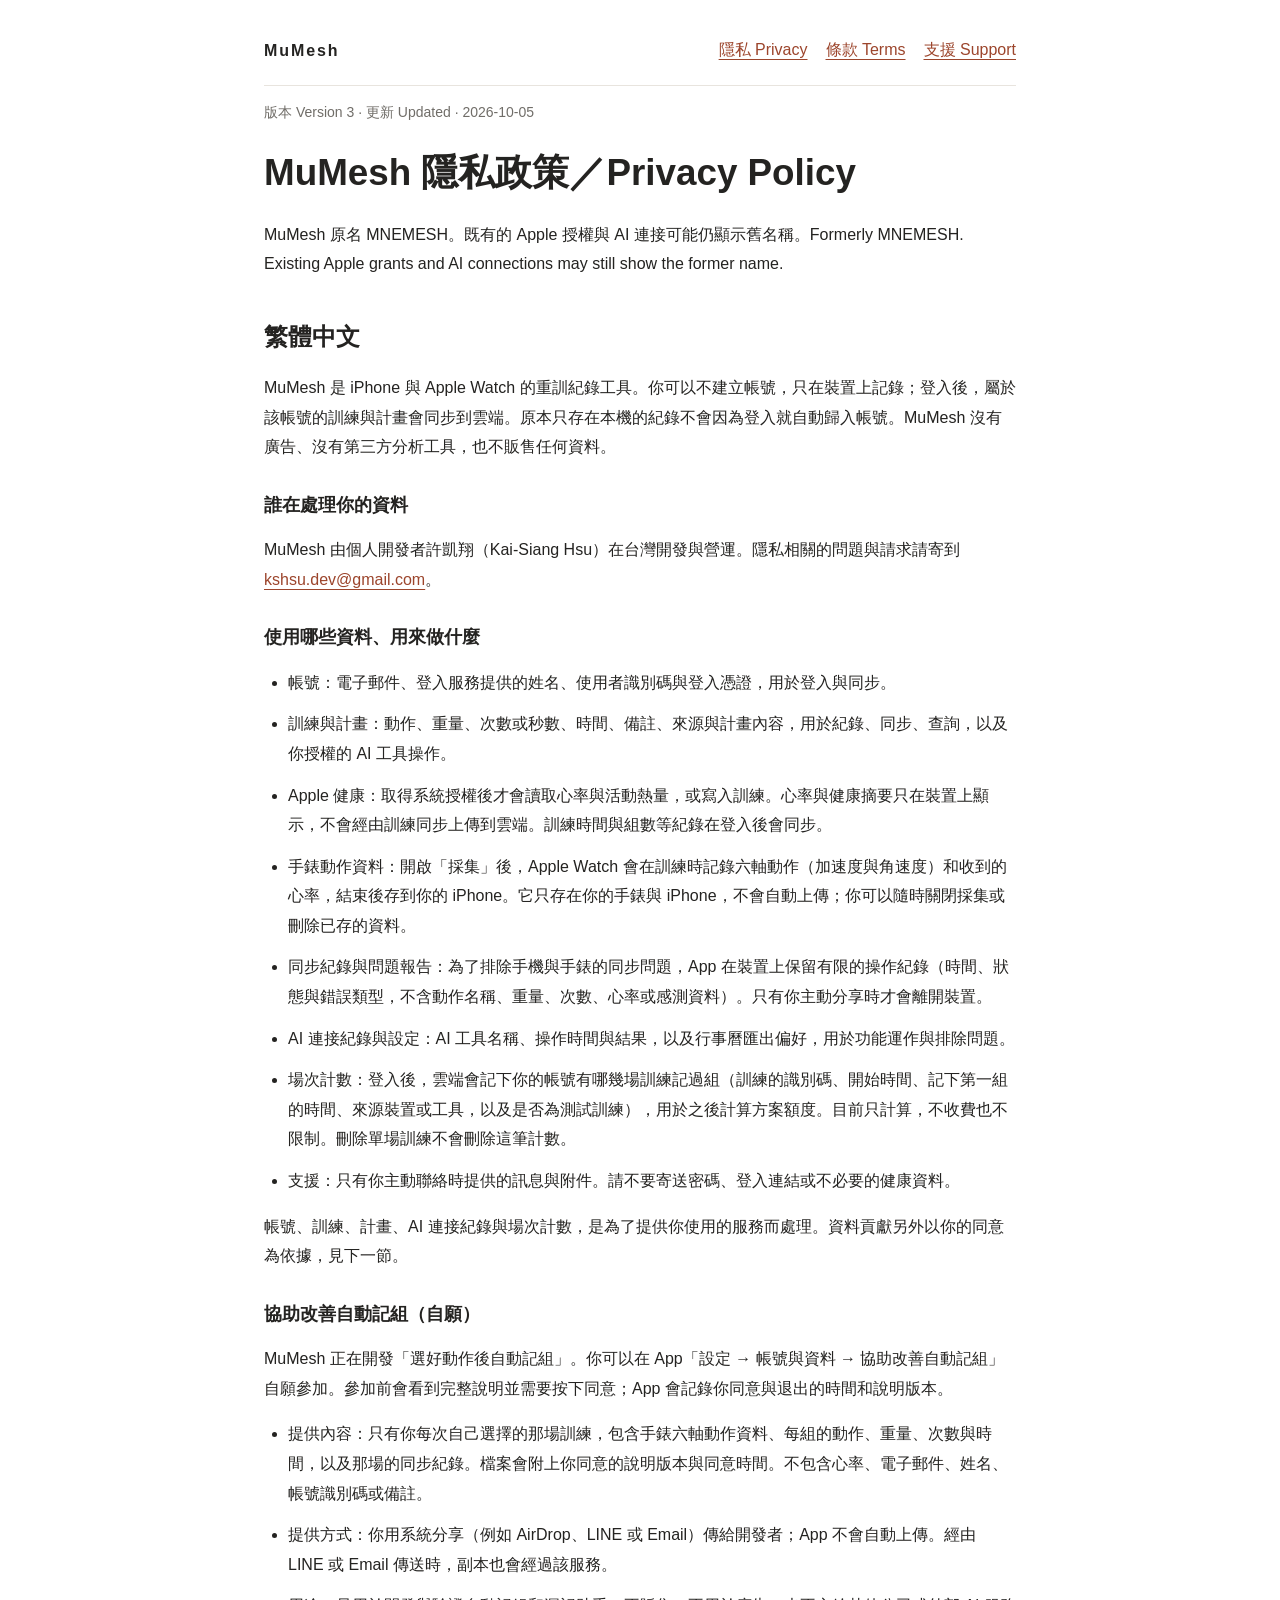
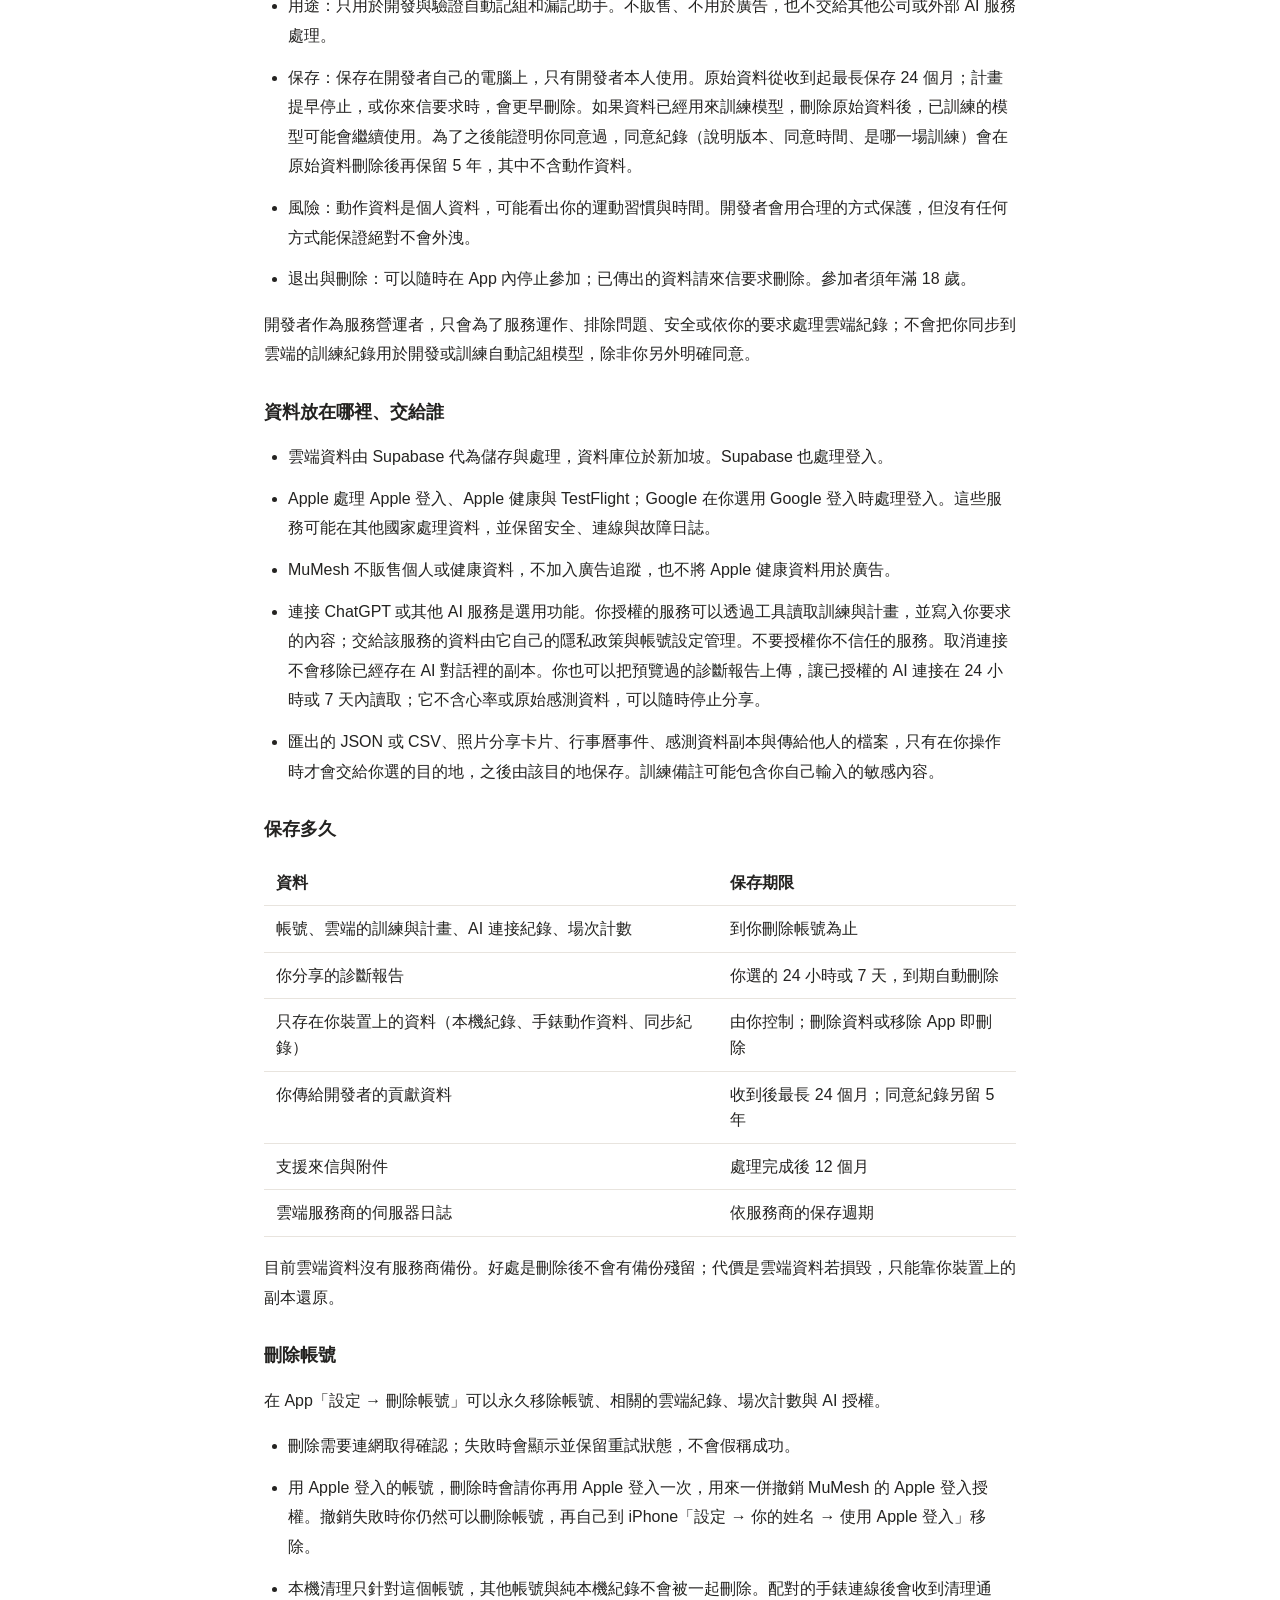
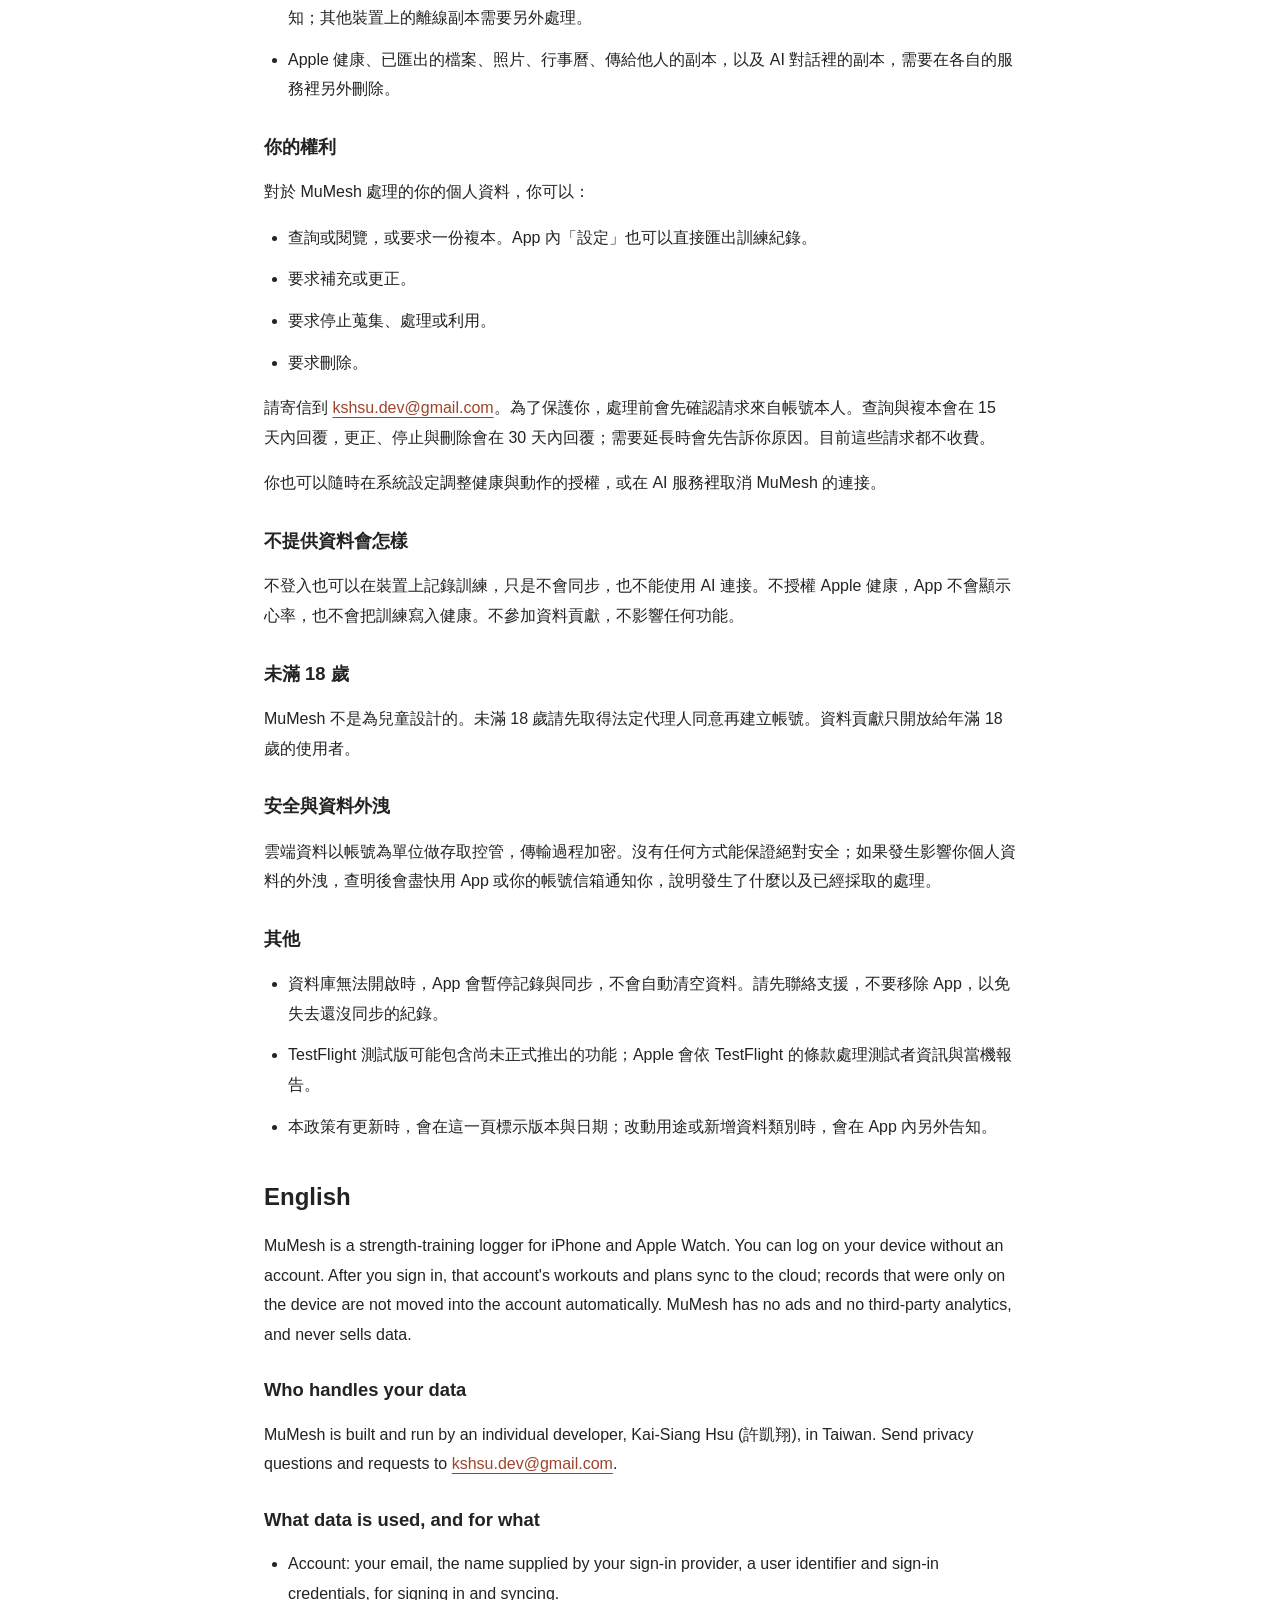
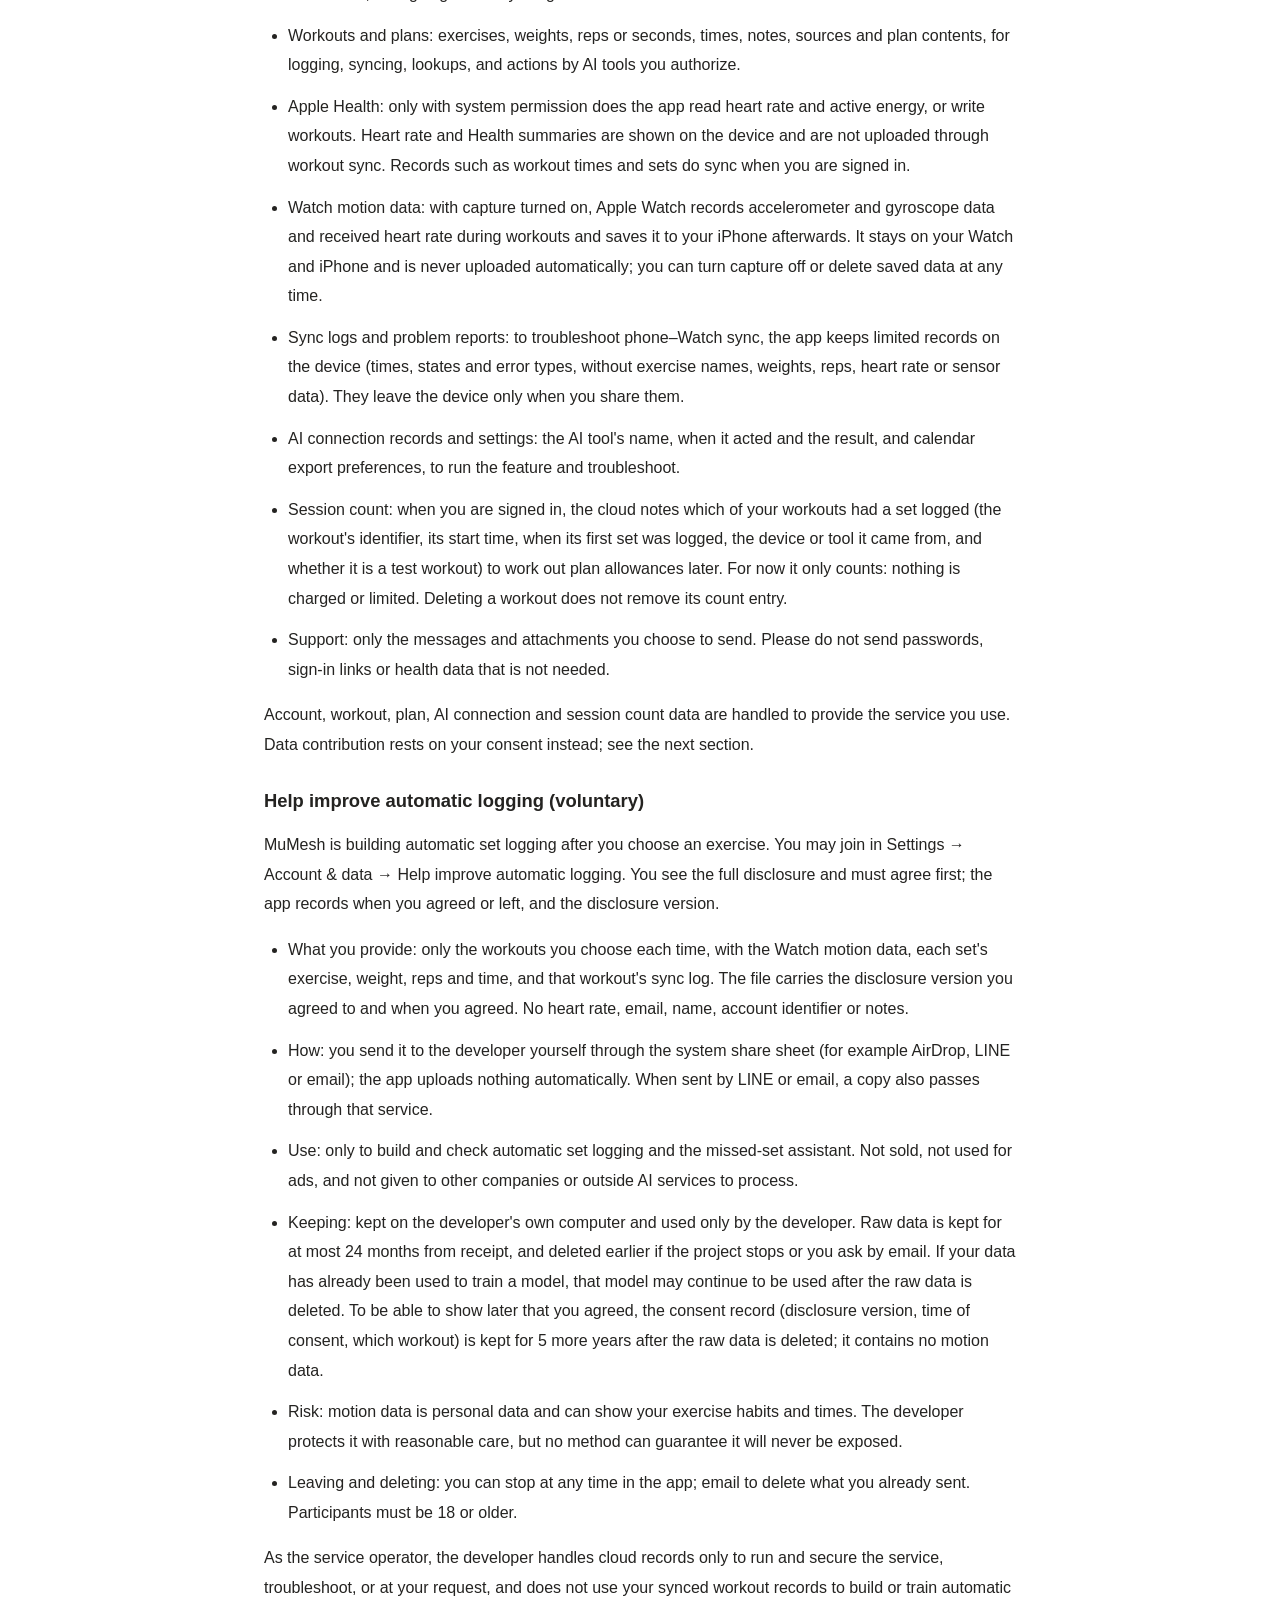
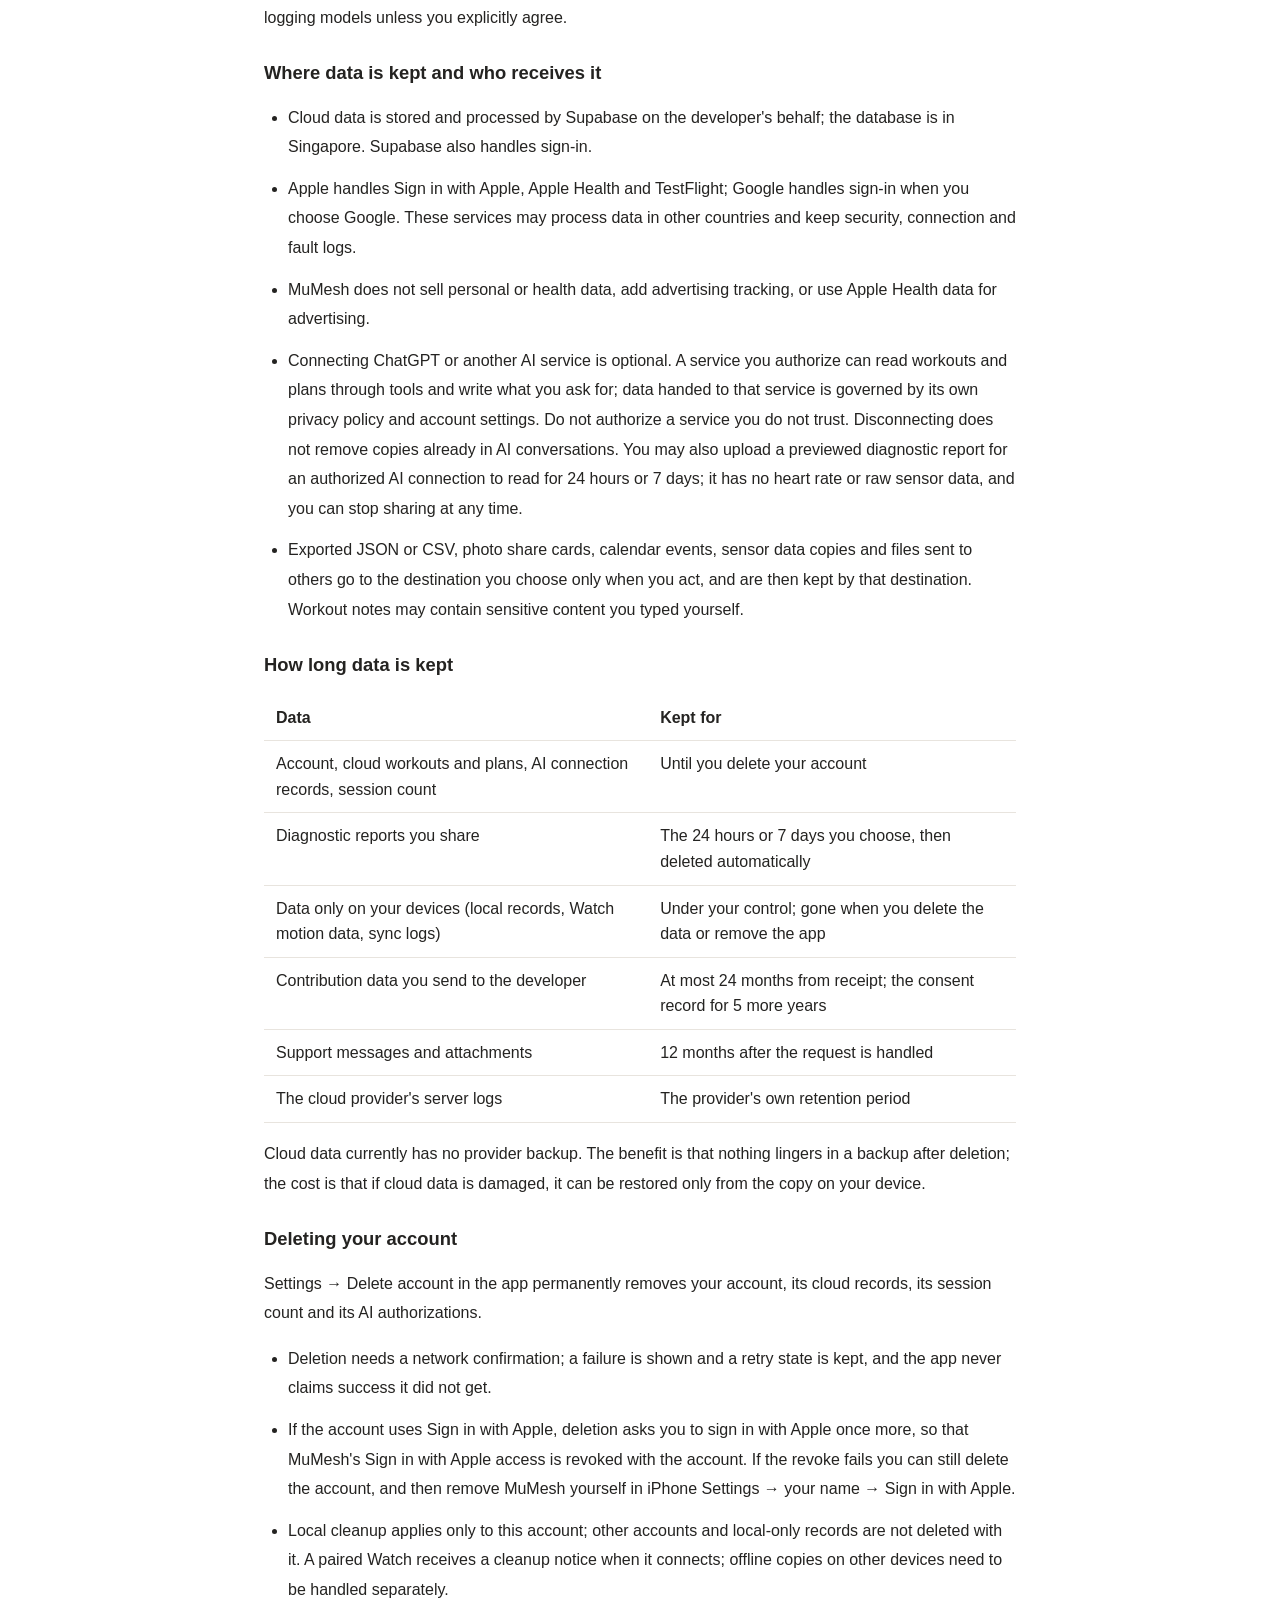
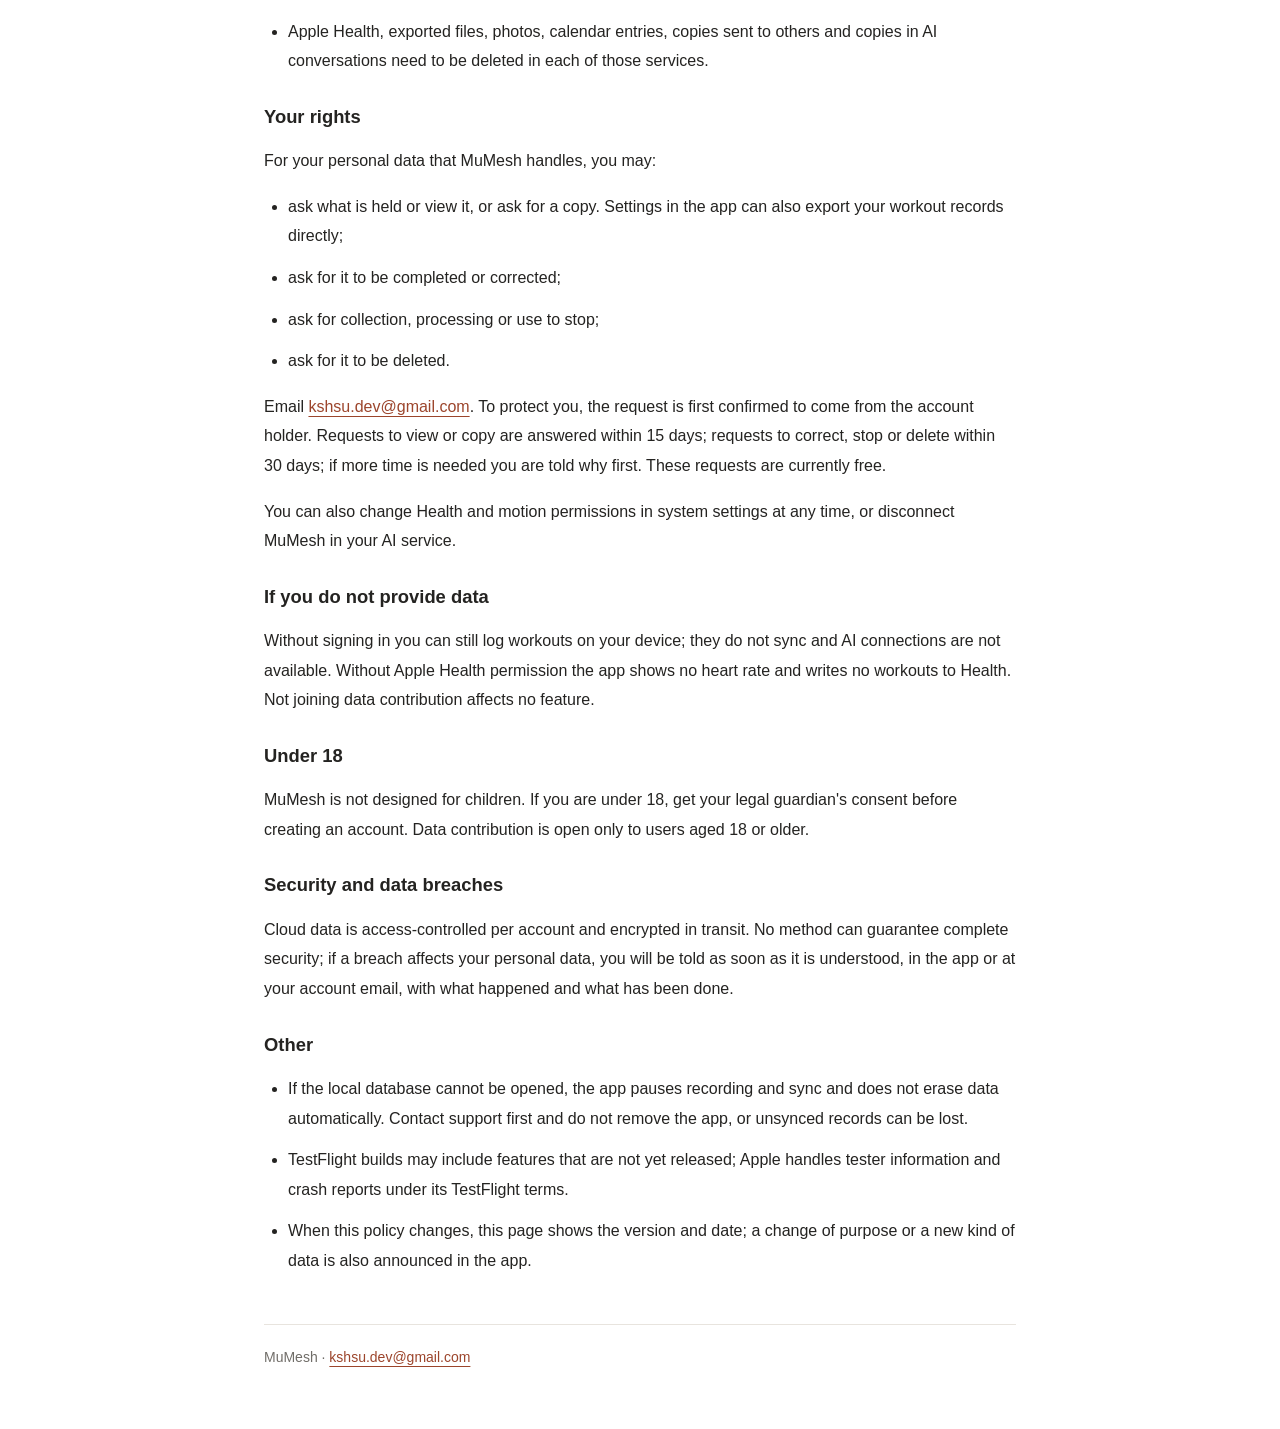
<file: privacy/index.html>
<!doctype html>
<html lang="zh-Hant">
<head>
<meta charset="utf-8">
<meta name="viewport" content="width=device-width,initial-scale=1">
<meta name="description" content="隱私政策 Privacy Policy — MuMesh">
<title>隱私政策 Privacy Policy — MuMesh</title>
<link rel="stylesheet" href="../public-docs.css">
</head>
<body><main>
<nav aria-label="文件導覽"><span>MuMesh</span><a href="../privacy/">隱私 Privacy</a><a href="../terms/">條款 Terms</a><a href="../support/">支援 Support</a></nav>
<p class="date">版本 Version 3 · 更新 Updated · 2026-10-05</p>
<h1>MuMesh 隱私政策／Privacy Policy</h1>
<p>MuMesh 原名 MNEMESH。既有的 Apple 授權與 AI 連接可能仍顯示舊名稱。Formerly MNEMESH. Existing Apple grants and AI connections may still show the former name.</p>

<h2>繁體中文</h2>
<p>MuMesh 是 iPhone 與 Apple Watch 的重訓紀錄工具。你可以不建立帳號，只在裝置上記錄；登入後，屬於該帳號的訓練與計畫會同步到雲端。原本只存在本機的紀錄不會因為登入就自動歸入帳號。MuMesh 沒有廣告、沒有第三方分析工具，也不販售任何資料。</p>

<h3>誰在處理你的資料</h3>
<p>MuMesh 由個人開發者許凱翔（Kai-Siang Hsu）在台灣開發與營運。隱私相關的問題與請求請寄到 <a href="mailto:kshsu.dev@gmail.com">kshsu.dev@gmail.com</a>。</p>

<h3>使用哪些資料、用來做什麼</h3>
<ul>
<li>帳號：電子郵件、登入服務提供的姓名、使用者識別碼與登入憑證，用於登入與同步。</li>
<li>訓練與計畫：動作、重量、次數或秒數、時間、備註、來源與計畫內容，用於紀錄、同步、查詢，以及你授權的 AI 工具操作。</li>
<li>Apple 健康：取得系統授權後才會讀取心率與活動熱量，或寫入訓練。心率與健康摘要只在裝置上顯示，不會經由訓練同步上傳到雲端。訓練時間與組數等紀錄在登入後會同步。</li>
<li>手錶動作資料：開啟「採集」後，Apple Watch 會在訓練時記錄六軸動作（加速度與角速度）和收到的心率，結束後存到你的 iPhone。它只存在你的手錶與 iPhone，不會自動上傳；你可以隨時關閉採集或刪除已存的資料。</li>
<li>同步紀錄與問題報告：為了排除手機與手錶的同步問題，App 在裝置上保留有限的操作紀錄（時間、狀態與錯誤類型，不含動作名稱、重量、次數、心率或感測資料）。只有你主動分享時才會離開裝置。</li>
<li>AI 連接紀錄與設定：AI 工具名稱、操作時間與結果，以及行事曆匯出偏好，用於功能運作與排除問題。</li>
<li>場次計數：登入後，雲端會記下你的帳號有哪幾場訓練記過組（訓練的識別碼、開始時間、記下第一組的時間、來源裝置或工具，以及是否為測試訓練），用於之後計算方案額度。目前只計算，不收費也不限制。刪除單場訓練不會刪除這筆計數。</li>
<li>支援：只有你主動聯絡時提供的訊息與附件。請不要寄送密碼、登入連結或不必要的健康資料。</li>
</ul>
<p>帳號、訓練、計畫、AI 連接紀錄與場次計數，是為了提供你使用的服務而處理。資料貢獻另外以你的同意為依據，見下一節。</p>

<h3>協助改善自動記組（自願）</h3>
<p>MuMesh 正在開發「選好動作後自動記組」。你可以在 App「設定 → 帳號與資料 → 協助改善自動記組」自願參加。參加前會看到完整說明並需要按下同意；App 會記錄你同意與退出的時間和說明版本。</p>
<ul>
<li>提供內容：只有你每次自己選擇的那場訓練，包含手錶六軸動作資料、每組的動作、重量、次數與時間，以及那場的同步紀錄。檔案會附上你同意的說明版本與同意時間。不包含心率、電子郵件、姓名、帳號識別碼或備註。</li>
<li>提供方式：你用系統分享（例如 AirDrop、LINE 或 Email）傳給開發者；App 不會自動上傳。經由 LINE 或 Email 傳送時，副本也會經過該服務。</li>
<li>用途：只用於開發與驗證自動記組和漏記助手。不販售、不用於廣告，也不交給其他公司或外部 AI 服務處理。</li>
<li>保存：保存在開發者自己的電腦上，只有開發者本人使用。原始資料從收到起最長保存 24 個月；計畫提早停止，或你來信要求時，會更早刪除。如果資料已經用來訓練模型，刪除原始資料後，已訓練的模型可能會繼續使用。為了之後能證明你同意過，同意紀錄（說明版本、同意時間、是哪一場訓練）會在原始資料刪除後再保留 5 年，其中不含動作資料。</li>
<li>風險：動作資料是個人資料，可能看出你的運動習慣與時間。開發者會用合理的方式保護，但沒有任何方式能保證絕對不會外洩。</li>
<li>退出與刪除：可以隨時在 App 內停止參加；已傳出的資料請來信要求刪除。參加者須年滿 18 歲。</li>
</ul>
<p>開發者作為服務營運者，只會為了服務運作、排除問題、安全或依你的要求處理雲端紀錄；不會把你同步到雲端的訓練紀錄用於開發或訓練自動記組模型，除非你另外明確同意。</p>

<h3>資料放在哪裡、交給誰</h3>
<ul>
<li>雲端資料由 Supabase 代為儲存與處理，資料庫位於新加坡。Supabase 也處理登入。</li>
<li>Apple 處理 Apple 登入、Apple 健康與 TestFlight；Google 在你選用 Google 登入時處理登入。這些服務可能在其他國家處理資料，並保留安全、連線與故障日誌。</li>
<li>MuMesh 不販售個人或健康資料，不加入廣告追蹤，也不將 Apple 健康資料用於廣告。</li>
<li>連接 ChatGPT 或其他 AI 服務是選用功能。你授權的服務可以透過工具讀取訓練與計畫，並寫入你要求的內容；交給該服務的資料由它自己的隱私政策與帳號設定管理。不要授權你不信任的服務。取消連接不會移除已經存在 AI 對話裡的副本。你也可以把預覽過的診斷報告上傳，讓已授權的 AI 連接在 24 小時或 7 天內讀取；它不含心率或原始感測資料，可以隨時停止分享。</li>
<li>匯出的 JSON 或 CSV、照片分享卡片、行事曆事件、感測資料副本與傳給他人的檔案，只有在你操作時才會交給你選的目的地，之後由該目的地保存。訓練備註可能包含你自己輸入的敏感內容。</li>
</ul>

<h3>保存多久</h3>
<table>
<tr><th>資料</th><th>保存期限</th></tr>
<tr><td>帳號、雲端的訓練與計畫、AI 連接紀錄、場次計數</td><td>到你刪除帳號為止</td></tr>
<tr><td>你分享的診斷報告</td><td>你選的 24 小時或 7 天，到期自動刪除</td></tr>
<tr><td>只存在你裝置上的資料（本機紀錄、手錶動作資料、同步紀錄）</td><td>由你控制；刪除資料或移除 App 即刪除</td></tr>
<tr><td>你傳給開發者的貢獻資料</td><td>收到後最長 24 個月；同意紀錄另留 5 年</td></tr>
<tr><td>支援來信與附件</td><td>處理完成後 12 個月</td></tr>
<tr><td>雲端服務商的伺服器日誌</td><td>依服務商的保存週期</td></tr>
</table>
<p>目前雲端資料沒有服務商備份。好處是刪除後不會有備份殘留；代價是雲端資料若損毀，只能靠你裝置上的副本還原。</p>

<h3>刪除帳號</h3>
<p>在 App「設定 → 刪除帳號」可以永久移除帳號、相關的雲端紀錄、場次計數與 AI 授權。</p>
<ul>
<li>刪除需要連網取得確認；失敗時會顯示並保留重試狀態，不會假稱成功。</li>
<li>用 Apple 登入的帳號，刪除時會請你再用 Apple 登入一次，用來一併撤銷 MuMesh 的 Apple 登入授權。撤銷失敗時你仍然可以刪除帳號，再自己到 iPhone「設定 → 你的姓名 → 使用 Apple 登入」移除。</li>
<li>本機清理只針對這個帳號，其他帳號與純本機紀錄不會被一起刪除。配對的手錶連線後會收到清理通知；其他裝置上的離線副本需要另外處理。</li>
<li>Apple 健康、已匯出的檔案、照片、行事曆、傳給他人的副本，以及 AI 對話裡的副本，需要在各自的服務裡另外刪除。</li>
</ul>

<h3>你的權利</h3>
<p>對於 MuMesh 處理的你的個人資料，你可以：</p>
<ul>
<li>查詢或閱覽，或要求一份複本。App 內「設定」也可以直接匯出訓練紀錄。</li>
<li>要求補充或更正。</li>
<li>要求停止蒐集、處理或利用。</li>
<li>要求刪除。</li>
</ul>
<p>請寄信到 <a href="mailto:kshsu.dev@gmail.com">kshsu.dev@gmail.com</a>。為了保護你，處理前會先確認請求來自帳號本人。查詢與複本會在 15 天內回覆，更正、停止與刪除會在 30 天內回覆；需要延長時會先告訴你原因。目前這些請求都不收費。</p>
<p>你也可以隨時在系統設定調整健康與動作的授權，或在 AI 服務裡取消 MuMesh 的連接。</p>

<h3>不提供資料會怎樣</h3>
<p>不登入也可以在裝置上記錄訓練，只是不會同步，也不能使用 AI 連接。不授權 Apple 健康，App 不會顯示心率，也不會把訓練寫入健康。不參加資料貢獻，不影響任何功能。</p>

<h3>未滿 18 歲</h3>
<p>MuMesh 不是為兒童設計的。未滿 18 歲請先取得法定代理人同意再建立帳號。資料貢獻只開放給年滿 18 歲的使用者。</p>

<h3>安全與資料外洩</h3>
<p>雲端資料以帳號為單位做存取控管，傳輸過程加密。沒有任何方式能保證絕對安全；如果發生影響你個人資料的外洩，查明後會盡快用 App 或你的帳號信箱通知你，說明發生了什麼以及已經採取的處理。</p>

<h3>其他</h3>
<ul>
<li>資料庫無法開啟時，App 會暫停記錄與同步，不會自動清空資料。請先聯絡支援，不要移除 App，以免失去還沒同步的紀錄。</li>
<li>TestFlight 測試版可能包含尚未正式推出的功能；Apple 會依 TestFlight 的條款處理測試者資訊與當機報告。</li>
<li>本政策有更新時，會在這一頁標示版本與日期；改動用途或新增資料類別時，會在 App 內另外告知。</li>
</ul>

<h2>English</h2>
<p>MuMesh is a strength-training logger for iPhone and Apple Watch. You can log on your device without an account. After you sign in, that account's workouts and plans sync to the cloud; records that were only on the device are not moved into the account automatically. MuMesh has no ads and no third-party analytics, and never sells data.</p>

<h3>Who handles your data</h3>
<p>MuMesh is built and run by an individual developer, Kai-Siang Hsu (許凱翔), in Taiwan. Send privacy questions and requests to <a href="mailto:kshsu.dev@gmail.com">kshsu.dev@gmail.com</a>.</p>

<h3>What data is used, and for what</h3>
<ul>
<li>Account: your email, the name supplied by your sign-in provider, a user identifier and sign-in credentials, for signing in and syncing.</li>
<li>Workouts and plans: exercises, weights, reps or seconds, times, notes, sources and plan contents, for logging, syncing, lookups, and actions by AI tools you authorize.</li>
<li>Apple Health: only with system permission does the app read heart rate and active energy, or write workouts. Heart rate and Health summaries are shown on the device and are not uploaded through workout sync. Records such as workout times and sets do sync when you are signed in.</li>
<li>Watch motion data: with capture turned on, Apple Watch records accelerometer and gyroscope data and received heart rate during workouts and saves it to your iPhone afterwards. It stays on your Watch and iPhone and is never uploaded automatically; you can turn capture off or delete saved data at any time.</li>
<li>Sync logs and problem reports: to troubleshoot phone–Watch sync, the app keeps limited records on the device (times, states and error types, without exercise names, weights, reps, heart rate or sensor data). They leave the device only when you share them.</li>
<li>AI connection records and settings: the AI tool's name, when it acted and the result, and calendar export preferences, to run the feature and troubleshoot.</li>
<li>Session count: when you are signed in, the cloud notes which of your workouts had a set logged (the workout's identifier, its start time, when its first set was logged, the device or tool it came from, and whether it is a test workout) to work out plan allowances later. For now it only counts: nothing is charged or limited. Deleting a workout does not remove its count entry.</li>
<li>Support: only the messages and attachments you choose to send. Please do not send passwords, sign-in links or health data that is not needed.</li>
</ul>
<p>Account, workout, plan, AI connection and session count data are handled to provide the service you use. Data contribution rests on your consent instead; see the next section.</p>

<h3>Help improve automatic logging (voluntary)</h3>
<p>MuMesh is building automatic set logging after you choose an exercise. You may join in Settings → Account &amp; data → Help improve automatic logging. You see the full disclosure and must agree first; the app records when you agreed or left, and the disclosure version.</p>
<ul>
<li>What you provide: only the workouts you choose each time, with the Watch motion data, each set's exercise, weight, reps and time, and that workout's sync log. The file carries the disclosure version you agreed to and when you agreed. No heart rate, email, name, account identifier or notes.</li>
<li>How: you send it to the developer yourself through the system share sheet (for example AirDrop, LINE or email); the app uploads nothing automatically. When sent by LINE or email, a copy also passes through that service.</li>
<li>Use: only to build and check automatic set logging and the missed-set assistant. Not sold, not used for ads, and not given to other companies or outside AI services to process.</li>
<li>Keeping: kept on the developer's own computer and used only by the developer. Raw data is kept for at most 24 months from receipt, and deleted earlier if the project stops or you ask by email. If your data has already been used to train a model, that model may continue to be used after the raw data is deleted. To be able to show later that you agreed, the consent record (disclosure version, time of consent, which workout) is kept for 5 more years after the raw data is deleted; it contains no motion data.</li>
<li>Risk: motion data is personal data and can show your exercise habits and times. The developer protects it with reasonable care, but no method can guarantee it will never be exposed.</li>
<li>Leaving and deleting: you can stop at any time in the app; email to delete what you already sent. Participants must be 18 or older.</li>
</ul>
<p>As the service operator, the developer handles cloud records only to run and secure the service, troubleshoot, or at your request, and does not use your synced workout records to build or train automatic logging models unless you explicitly agree.</p>

<h3>Where data is kept and who receives it</h3>
<ul>
<li>Cloud data is stored and processed by Supabase on the developer's behalf; the database is in Singapore. Supabase also handles sign-in.</li>
<li>Apple handles Sign in with Apple, Apple Health and TestFlight; Google handles sign-in when you choose Google. These services may process data in other countries and keep security, connection and fault logs.</li>
<li>MuMesh does not sell personal or health data, add advertising tracking, or use Apple Health data for advertising.</li>
<li>Connecting ChatGPT or another AI service is optional. A service you authorize can read workouts and plans through tools and write what you ask for; data handed to that service is governed by its own privacy policy and account settings. Do not authorize a service you do not trust. Disconnecting does not remove copies already in AI conversations. You may also upload a previewed diagnostic report for an authorized AI connection to read for 24 hours or 7 days; it has no heart rate or raw sensor data, and you can stop sharing at any time.</li>
<li>Exported JSON or CSV, photo share cards, calendar events, sensor data copies and files sent to others go to the destination you choose only when you act, and are then kept by that destination. Workout notes may contain sensitive content you typed yourself.</li>
</ul>

<h3>How long data is kept</h3>
<table>
<tr><th>Data</th><th>Kept for</th></tr>
<tr><td>Account, cloud workouts and plans, AI connection records, session count</td><td>Until you delete your account</td></tr>
<tr><td>Diagnostic reports you share</td><td>The 24 hours or 7 days you choose, then deleted automatically</td></tr>
<tr><td>Data only on your devices (local records, Watch motion data, sync logs)</td><td>Under your control; gone when you delete the data or remove the app</td></tr>
<tr><td>Contribution data you send to the developer</td><td>At most 24 months from receipt; the consent record for 5 more years</td></tr>
<tr><td>Support messages and attachments</td><td>12 months after the request is handled</td></tr>
<tr><td>The cloud provider's server logs</td><td>The provider's own retention period</td></tr>
</table>
<p>Cloud data currently has no provider backup. The benefit is that nothing lingers in a backup after deletion; the cost is that if cloud data is damaged, it can be restored only from the copy on your device.</p>

<h3>Deleting your account</h3>
<p>Settings → Delete account in the app permanently removes your account, its cloud records, its session count and its AI authorizations.</p>
<ul>
<li>Deletion needs a network confirmation; a failure is shown and a retry state is kept, and the app never claims success it did not get.</li>
<li>If the account uses Sign in with Apple, deletion asks you to sign in with Apple once more, so that MuMesh's Sign in with Apple access is revoked with the account. If the revoke fails you can still delete the account, and then remove MuMesh yourself in iPhone Settings → your name → Sign in with Apple.</li>
<li>Local cleanup applies only to this account; other accounts and local-only records are not deleted with it. A paired Watch receives a cleanup notice when it connects; offline copies on other devices need to be handled separately.</li>
<li>Apple Health, exported files, photos, calendar entries, copies sent to others and copies in AI conversations need to be deleted in each of those services.</li>
</ul>

<h3>Your rights</h3>
<p>For your personal data that MuMesh handles, you may:</p>
<ul>
<li>ask what is held or view it, or ask for a copy. Settings in the app can also export your workout records directly;</li>
<li>ask for it to be completed or corrected;</li>
<li>ask for collection, processing or use to stop;</li>
<li>ask for it to be deleted.</li>
</ul>
<p>Email <a href="mailto:kshsu.dev@gmail.com">kshsu.dev@gmail.com</a>. To protect you, the request is first confirmed to come from the account holder. Requests to view or copy are answered within 15 days; requests to correct, stop or delete within 30 days; if more time is needed you are told why first. These requests are currently free.</p>
<p>You can also change Health and motion permissions in system settings at any time, or disconnect MuMesh in your AI service.</p>

<h3>If you do not provide data</h3>
<p>Without signing in you can still log workouts on your device; they do not sync and AI connections are not available. Without Apple Health permission the app shows no heart rate and writes no workouts to Health. Not joining data contribution affects no feature.</p>

<h3>Under 18</h3>
<p>MuMesh is not designed for children. If you are under 18, get your legal guardian's consent before creating an account. Data contribution is open only to users aged 18 or older.</p>

<h3>Security and data breaches</h3>
<p>Cloud data is access-controlled per account and encrypted in transit. No method can guarantee complete security; if a breach affects your personal data, you will be told as soon as it is understood, in the app or at your account email, with what happened and what has been done.</p>

<h3>Other</h3>
<ul>
<li>If the local database cannot be opened, the app pauses recording and sync and does not erase data automatically. Contact support first and do not remove the app, or unsynced records can be lost.</li>
<li>TestFlight builds may include features that are not yet released; Apple handles tester information and crash reports under its TestFlight terms.</li>
<li>When this policy changes, this page shows the version and date; a change of purpose or a new kind of data is also announced in the app.</li>
</ul>
<footer>MuMesh · <a href="mailto:kshsu.dev@gmail.com">kshsu.dev@gmail.com</a></footer>
</main></body>
</html>
</file>
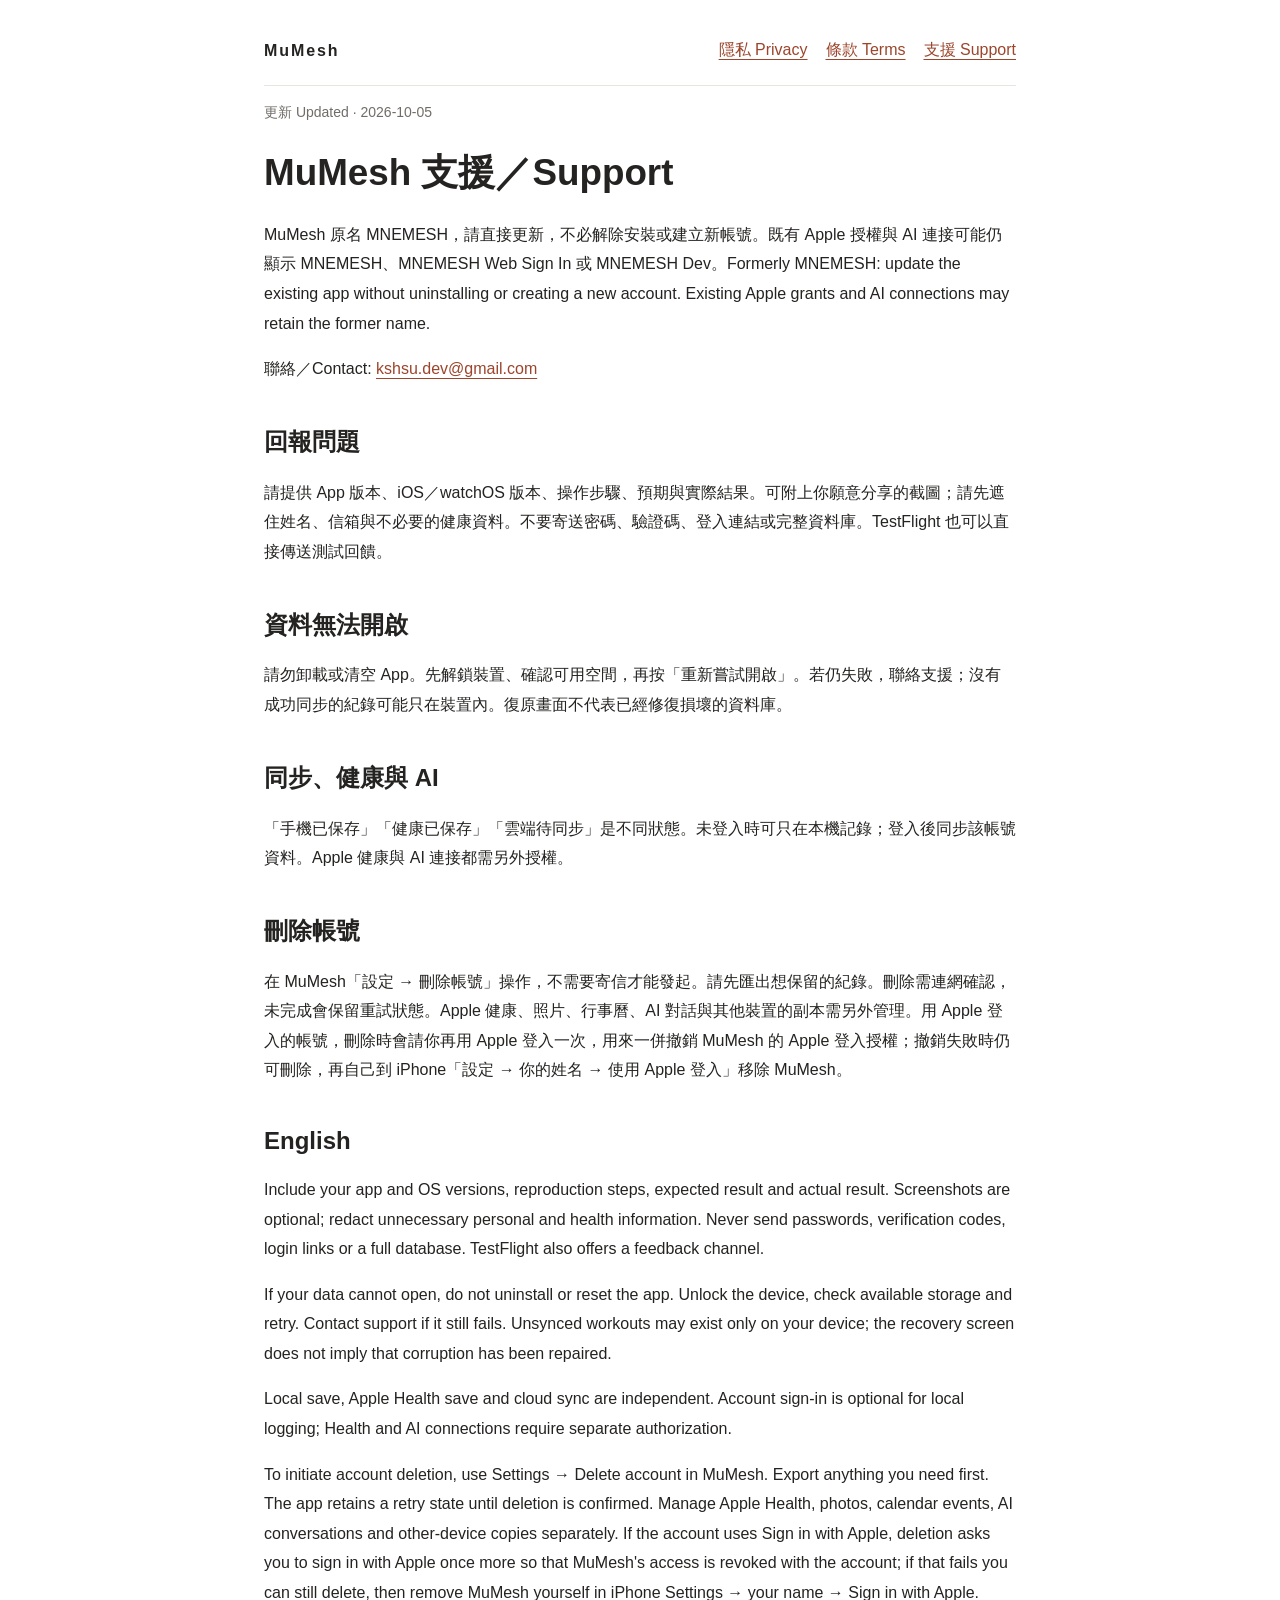
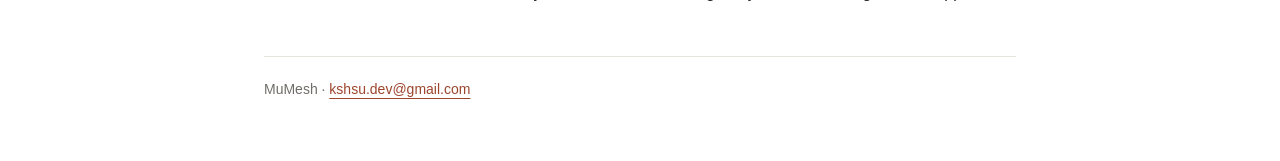
<file: support/index.html>
<!doctype html>
<html lang="zh-Hant">
<head>
<meta charset="utf-8">
<meta name="viewport" content="width=device-width,initial-scale=1">
<meta name="description" content="支援 Support — MuMesh">
<title>支援 Support — MuMesh</title>
<link rel="stylesheet" href="../public-docs.css">
</head>
<body><main>
<nav aria-label="文件導覽"><span>MuMesh</span><a href="../privacy/">隱私 Privacy</a><a href="../terms/">條款 Terms</a><a href="../support/">支援 Support</a></nav>
<p class="date">更新 Updated · 2026-10-05</p>
<h1>MuMesh 支援／Support</h1>
<p>MuMesh 原名 MNEMESH，請直接更新，不必解除安裝或建立新帳號。既有 Apple 授權與 AI 連接可能仍顯示 MNEMESH、MNEMESH Web Sign In 或 MNEMESH Dev。Formerly MNEMESH: update the existing app without uninstalling or creating a new account. Existing Apple grants and AI connections may retain the former name.</p>
<p>聯絡／Contact: <a href="mailto:kshsu.dev@gmail.com">kshsu.dev@gmail.com</a></p>
<h2>回報問題</h2>
<p>請提供 App 版本、iOS／watchOS 版本、操作步驟、預期與實際結果。可附上你願意分享的截圖；請先遮住姓名、信箱與不必要的健康資料。不要寄送密碼、驗證碼、登入連結或完整資料庫。TestFlight 也可以直接傳送測試回饋。</p>
<h2>資料無法開啟</h2>
<p>請勿卸載或清空 App。先解鎖裝置、確認可用空間，再按「重新嘗試開啟」。若仍失敗，聯絡支援；沒有成功同步的紀錄可能只在裝置內。復原畫面不代表已經修復損壞的資料庫。</p>
<h2>同步、健康與 AI</h2>
<p>「手機已保存」「健康已保存」「雲端待同步」是不同狀態。未登入時可只在本機記錄；登入後同步該帳號資料。Apple 健康與 AI 連接都需另外授權。</p>
<h2>刪除帳號</h2>
<p>在 MuMesh「設定 → 刪除帳號」操作，不需要寄信才能發起。請先匯出想保留的紀錄。刪除需連網確認，未完成會保留重試狀態。Apple 健康、照片、行事曆、AI 對話與其他裝置的副本需另外管理。用 Apple 登入的帳號，刪除時會請你再用 Apple 登入一次，用來一併撤銷 MuMesh 的 Apple 登入授權；撤銷失敗時仍可刪除，再自己到 iPhone「設定 → 你的姓名 → 使用 Apple 登入」移除 MuMesh。</p>
<h2>English</h2>
<p>Include your app and OS versions, reproduction steps, expected result and actual result. Screenshots are optional; redact unnecessary personal and health information. Never send passwords, verification codes, login links or a full database. TestFlight also offers a feedback channel.</p>
<p>If your data cannot open, do not uninstall or reset the app. Unlock the device, check available storage and retry. Contact support if it still fails. Unsynced workouts may exist only on your device; the recovery screen does not imply that corruption has been repaired.</p>
<p>Local save, Apple Health save and cloud sync are independent. Account sign-in is optional for local logging; Health and AI connections require separate authorization.</p>
<p>To initiate account deletion, use Settings → Delete account in MuMesh. Export anything you need first. The app retains a retry state until deletion is confirmed. Manage Apple Health, photos, calendar events, AI conversations and other-device copies separately. If the account uses Sign in with Apple, deletion asks you to sign in with Apple once more so that MuMesh's access is revoked with the account; if that fails you can still delete, then remove MuMesh yourself in iPhone Settings → your name → Sign in with Apple.</p>
<footer>MuMesh · <a href="mailto:kshsu.dev@gmail.com">kshsu.dev@gmail.com</a></footer>
</main></body>
</html>
</file>
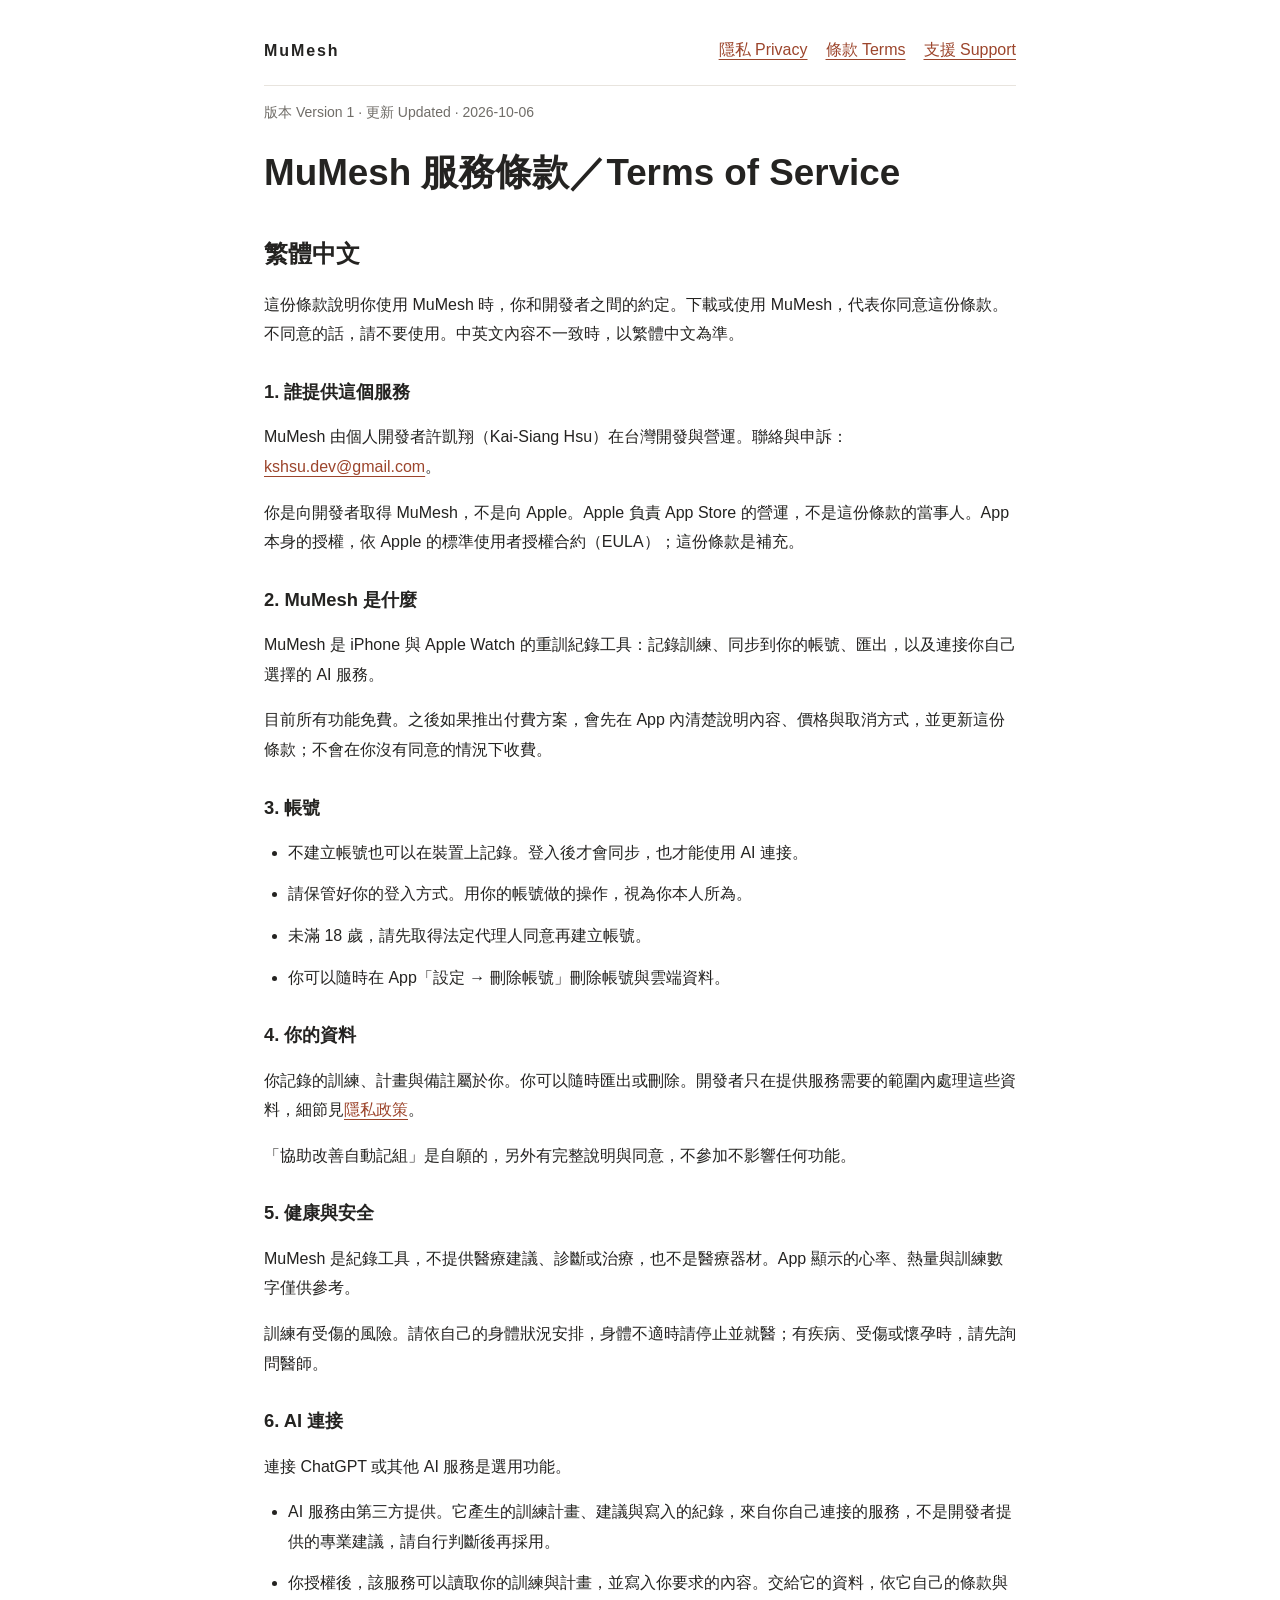
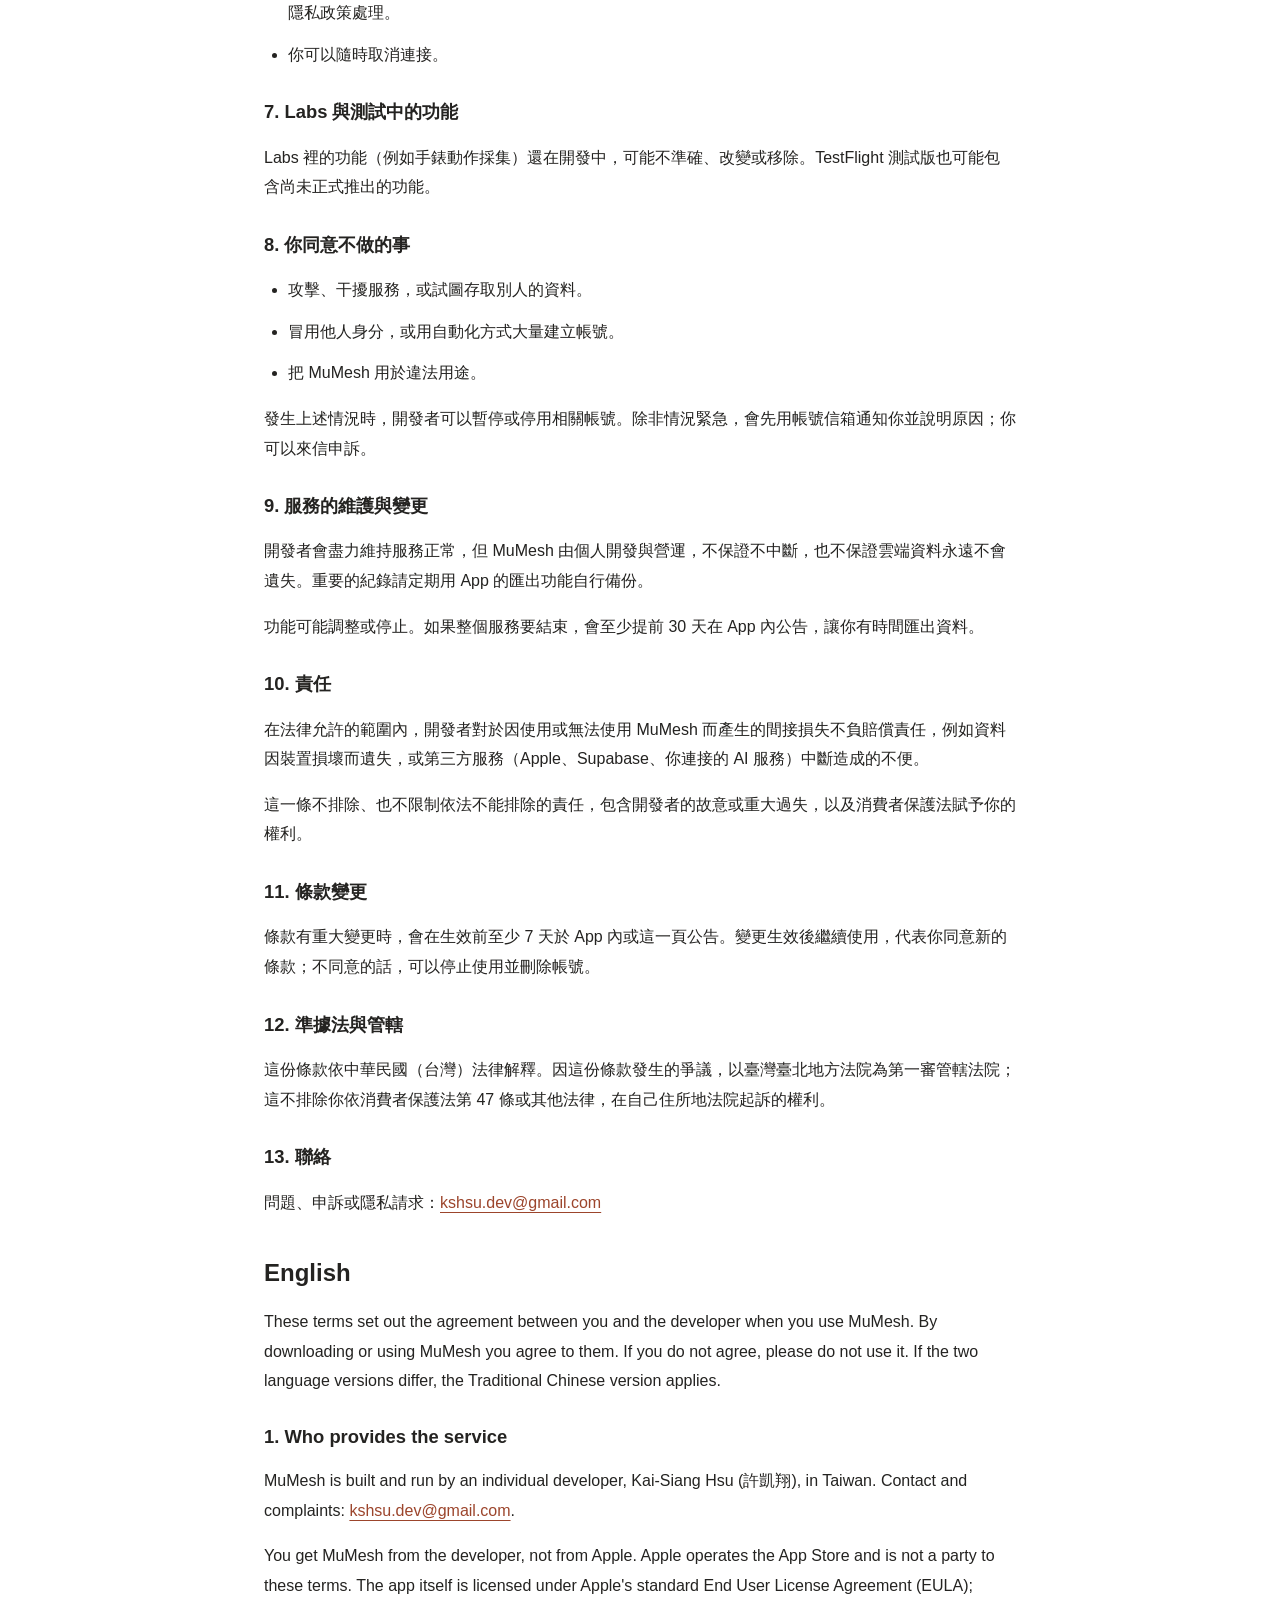
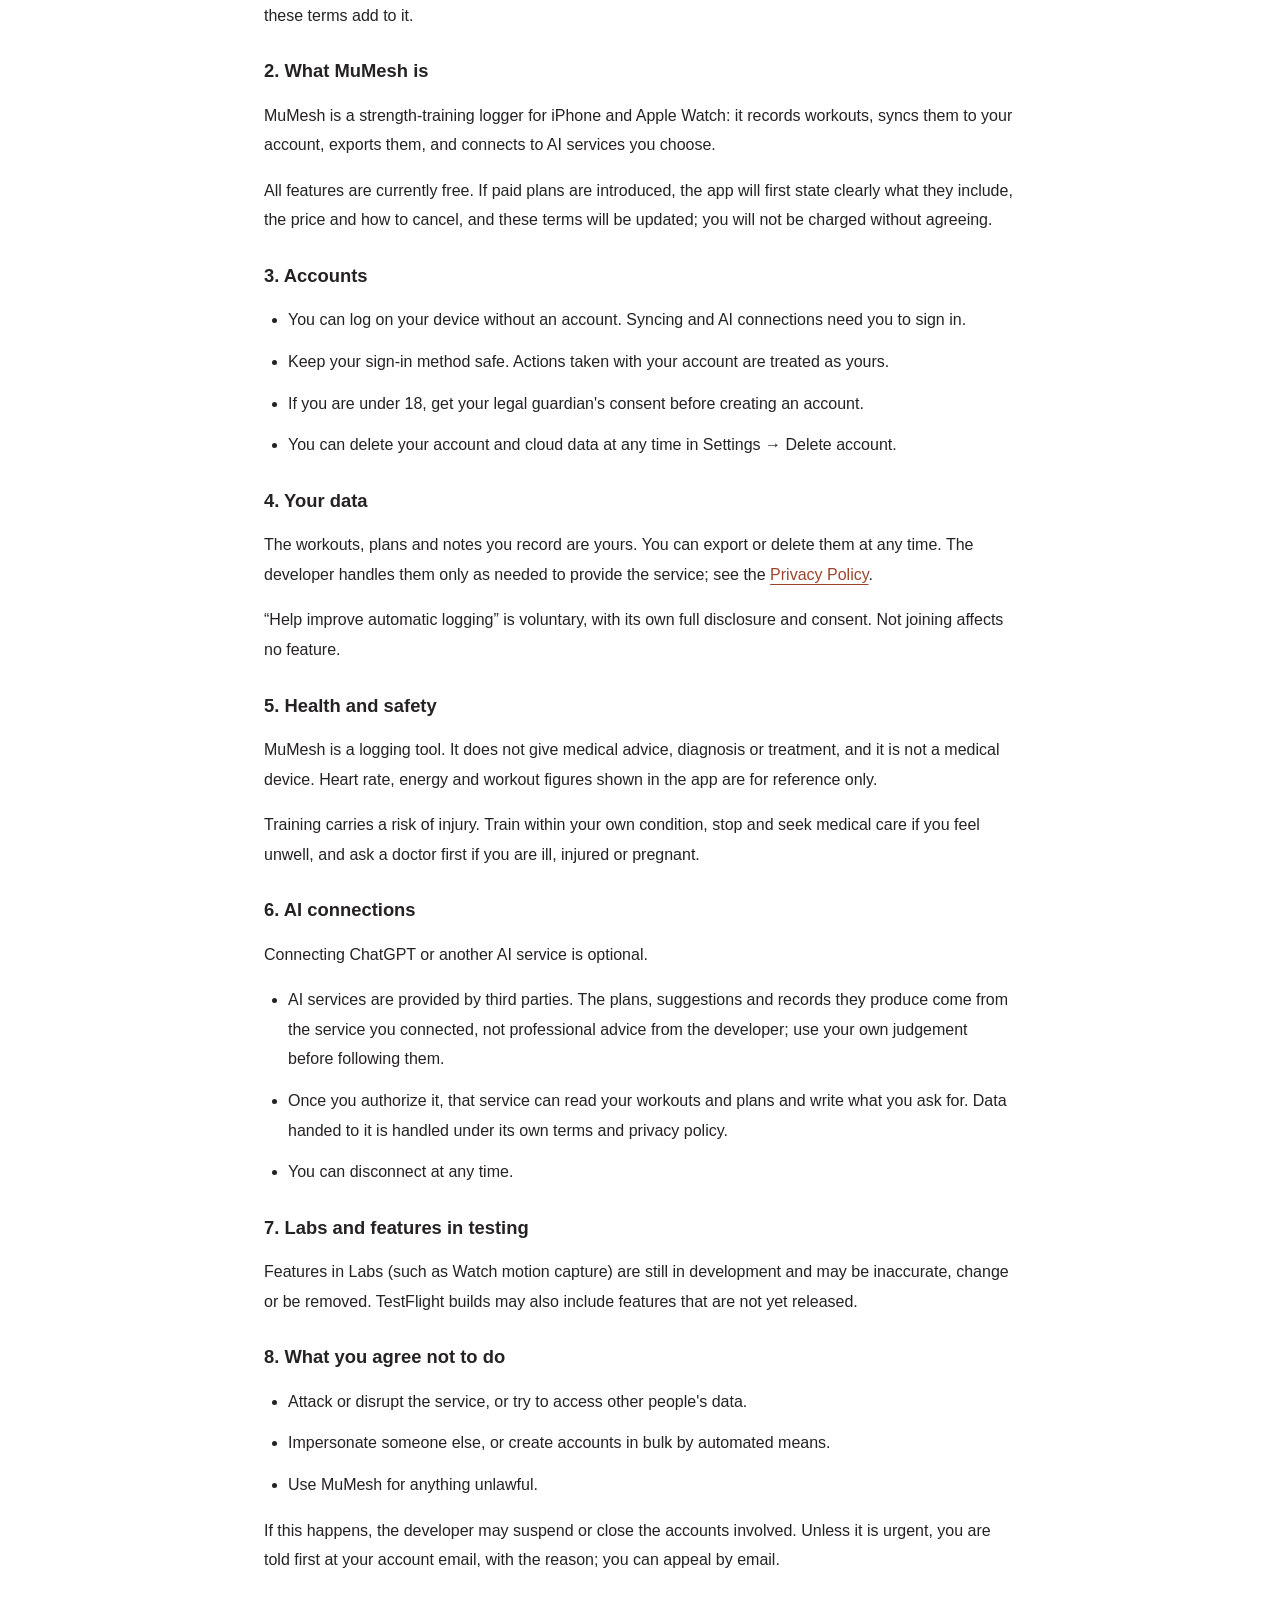
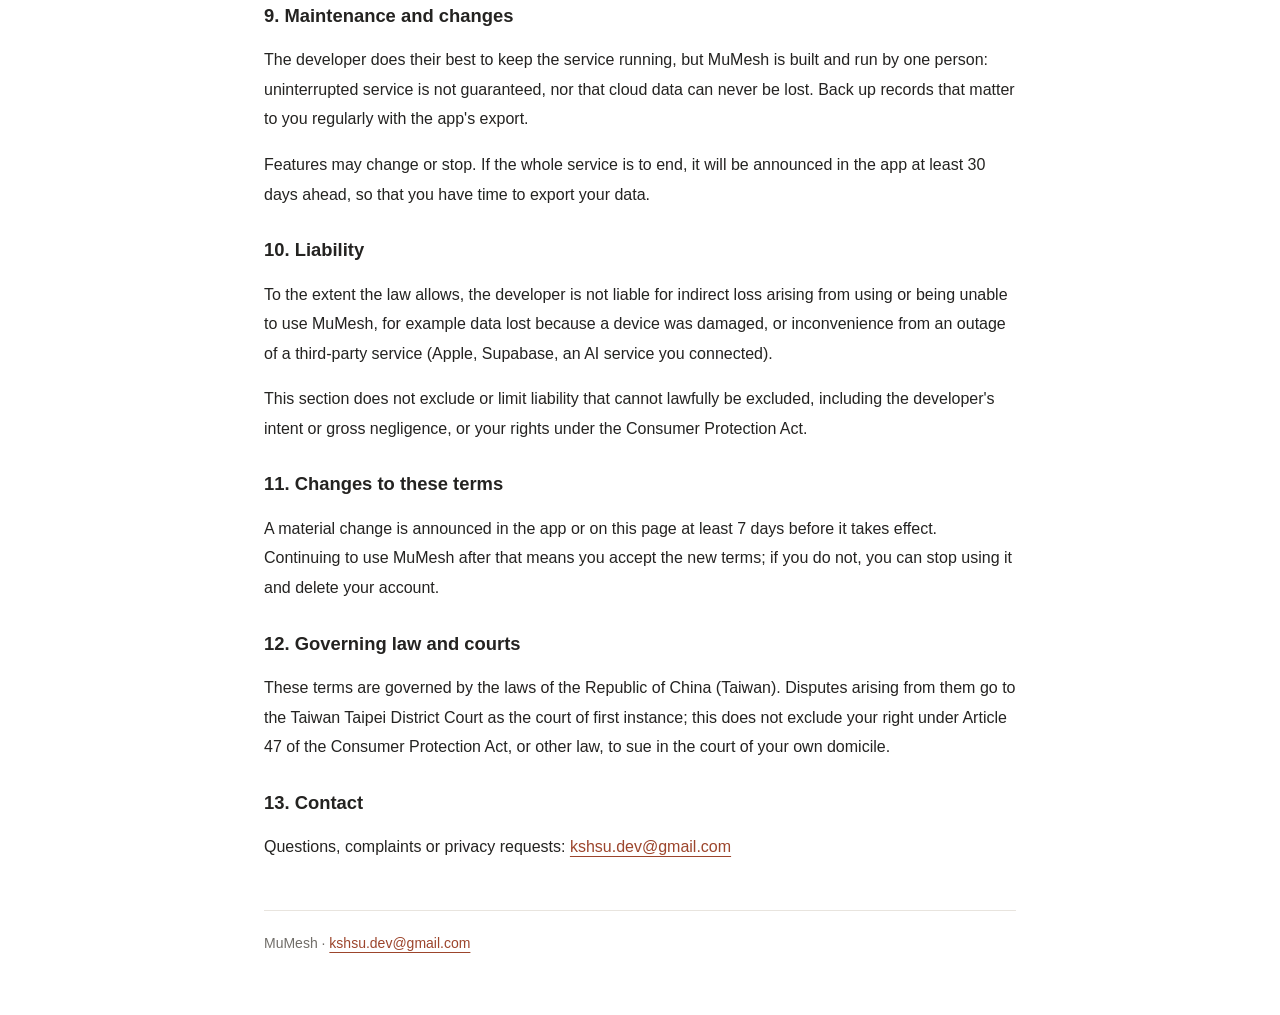
<file: terms/index.html>
<!doctype html>
<html lang="zh-Hant">
<head>
<meta charset="utf-8">
<meta name="viewport" content="width=device-width,initial-scale=1">
<meta name="description" content="服務條款 Terms of Service — MuMesh">
<title>服務條款 Terms of Service — MuMesh</title>
<link rel="stylesheet" href="../public-docs.css">
</head>
<body><main>
<nav aria-label="文件導覽"><span>MuMesh</span><a href="../privacy/">隱私 Privacy</a><a href="../terms/">條款 Terms</a><a href="../support/">支援 Support</a></nav>
<p class="date">版本 Version 1 · 更新 Updated · 2026-10-06</p>
<h1>MuMesh 服務條款／Terms of Service</h1>

<h2>繁體中文</h2>
<p>這份條款說明你使用 MuMesh 時，你和開發者之間的約定。下載或使用 MuMesh，代表你同意這份條款。不同意的話，請不要使用。中英文內容不一致時，以繁體中文為準。</p>

<h3>1. 誰提供這個服務</h3>
<p>MuMesh 由個人開發者許凱翔（Kai-Siang Hsu）在台灣開發與營運。聯絡與申訴：<a href="mailto:kshsu.dev@gmail.com">kshsu.dev@gmail.com</a>。</p>
<p>你是向開發者取得 MuMesh，不是向 Apple。Apple 負責 App Store 的營運，不是這份條款的當事人。App 本身的授權，依 Apple 的標準使用者授權合約（EULA）；這份條款是補充。</p>

<h3>2. MuMesh 是什麼</h3>
<p>MuMesh 是 iPhone 與 Apple Watch 的重訓紀錄工具：記錄訓練、同步到你的帳號、匯出，以及連接你自己選擇的 AI 服務。</p>
<p>目前所有功能免費。之後如果推出付費方案，會先在 App 內清楚說明內容、價格與取消方式，並更新這份條款；不會在你沒有同意的情況下收費。</p>

<h3>3. 帳號</h3>
<ul>
<li>不建立帳號也可以在裝置上記錄。登入後才會同步，也才能使用 AI 連接。</li>
<li>請保管好你的登入方式。用你的帳號做的操作，視為你本人所為。</li>
<li>未滿 18 歲，請先取得法定代理人同意再建立帳號。</li>
<li>你可以隨時在 App「設定 → 刪除帳號」刪除帳號與雲端資料。</li>
</ul>

<h3>4. 你的資料</h3>
<p>你記錄的訓練、計畫與備註屬於你。你可以隨時匯出或刪除。開發者只在提供服務需要的範圍內處理這些資料，細節見<a href="../privacy/">隱私政策</a>。</p>
<p>「協助改善自動記組」是自願的，另外有完整說明與同意，不參加不影響任何功能。</p>

<h3>5. 健康與安全</h3>
<p>MuMesh 是紀錄工具，不提供醫療建議、診斷或治療，也不是醫療器材。App 顯示的心率、熱量與訓練數字僅供參考。</p>
<p>訓練有受傷的風險。請依自己的身體狀況安排，身體不適時請停止並就醫；有疾病、受傷或懷孕時，請先詢問醫師。</p>

<h3>6. AI 連接</h3>
<p>連接 ChatGPT 或其他 AI 服務是選用功能。</p>
<ul>
<li>AI 服務由第三方提供。它產生的訓練計畫、建議與寫入的紀錄，來自你自己連接的服務，不是開發者提供的專業建議，請自行判斷後再採用。</li>
<li>你授權後，該服務可以讀取你的訓練與計畫，並寫入你要求的內容。交給它的資料，依它自己的條款與隱私政策處理。</li>
<li>你可以隨時取消連接。</li>
</ul>

<h3>7. Labs 與測試中的功能</h3>
<p>Labs 裡的功能（例如手錶動作採集）還在開發中，可能不準確、改變或移除。TestFlight 測試版也可能包含尚未正式推出的功能。</p>

<h3>8. 你同意不做的事</h3>
<ul>
<li>攻擊、干擾服務，或試圖存取別人的資料。</li>
<li>冒用他人身分，或用自動化方式大量建立帳號。</li>
<li>把 MuMesh 用於違法用途。</li>
</ul>
<p>發生上述情況時，開發者可以暫停或停用相關帳號。除非情況緊急，會先用帳號信箱通知你並說明原因；你可以來信申訴。</p>

<h3>9. 服務的維護與變更</h3>
<p>開發者會盡力維持服務正常，但 MuMesh 由個人開發與營運，不保證不中斷，也不保證雲端資料永遠不會遺失。重要的紀錄請定期用 App 的匯出功能自行備份。</p>
<p>功能可能調整或停止。如果整個服務要結束，會至少提前 30 天在 App 內公告，讓你有時間匯出資料。</p>

<h3>10. 責任</h3>
<p>在法律允許的範圍內，開發者對於因使用或無法使用 MuMesh 而產生的間接損失不負賠償責任，例如資料因裝置損壞而遺失，或第三方服務（Apple、Supabase、你連接的 AI 服務）中斷造成的不便。</p>
<p>這一條不排除、也不限制依法不能排除的責任，包含開發者的故意或重大過失，以及消費者保護法賦予你的權利。</p>

<h3>11. 條款變更</h3>
<p>條款有重大變更時，會在生效前至少 7 天於 App 內或這一頁公告。變更生效後繼續使用，代表你同意新的條款；不同意的話，可以停止使用並刪除帳號。</p>

<h3>12. 準據法與管轄</h3>
<p>這份條款依中華民國（台灣）法律解釋。因這份條款發生的爭議，以臺灣臺北地方法院為第一審管轄法院；這不排除你依消費者保護法第 47 條或其他法律，在自己住所地法院起訴的權利。</p>

<h3>13. 聯絡</h3>
<p>問題、申訴或隱私請求：<a href="mailto:kshsu.dev@gmail.com">kshsu.dev@gmail.com</a></p>

<h2>English</h2>
<p>These terms set out the agreement between you and the developer when you use MuMesh. By downloading or using MuMesh you agree to them. If you do not agree, please do not use it. If the two language versions differ, the Traditional Chinese version applies.</p>

<h3>1. Who provides the service</h3>
<p>MuMesh is built and run by an individual developer, Kai-Siang Hsu (許凱翔), in Taiwan. Contact and complaints: <a href="mailto:kshsu.dev@gmail.com">kshsu.dev@gmail.com</a>.</p>
<p>You get MuMesh from the developer, not from Apple. Apple operates the App Store and is not a party to these terms. The app itself is licensed under Apple's standard End User License Agreement (EULA); these terms add to it.</p>

<h3>2. What MuMesh is</h3>
<p>MuMesh is a strength-training logger for iPhone and Apple Watch: it records workouts, syncs them to your account, exports them, and connects to AI services you choose.</p>
<p>All features are currently free. If paid plans are introduced, the app will first state clearly what they include, the price and how to cancel, and these terms will be updated; you will not be charged without agreeing.</p>

<h3>3. Accounts</h3>
<ul>
<li>You can log on your device without an account. Syncing and AI connections need you to sign in.</li>
<li>Keep your sign-in method safe. Actions taken with your account are treated as yours.</li>
<li>If you are under 18, get your legal guardian's consent before creating an account.</li>
<li>You can delete your account and cloud data at any time in Settings → Delete account.</li>
</ul>

<h3>4. Your data</h3>
<p>The workouts, plans and notes you record are yours. You can export or delete them at any time. The developer handles them only as needed to provide the service; see the <a href="../privacy/">Privacy Policy</a>.</p>
<p>“Help improve automatic logging” is voluntary, with its own full disclosure and consent. Not joining affects no feature.</p>

<h3>5. Health and safety</h3>
<p>MuMesh is a logging tool. It does not give medical advice, diagnosis or treatment, and it is not a medical device. Heart rate, energy and workout figures shown in the app are for reference only.</p>
<p>Training carries a risk of injury. Train within your own condition, stop and seek medical care if you feel unwell, and ask a doctor first if you are ill, injured or pregnant.</p>

<h3>6. AI connections</h3>
<p>Connecting ChatGPT or another AI service is optional.</p>
<ul>
<li>AI services are provided by third parties. The plans, suggestions and records they produce come from the service you connected, not professional advice from the developer; use your own judgement before following them.</li>
<li>Once you authorize it, that service can read your workouts and plans and write what you ask for. Data handed to it is handled under its own terms and privacy policy.</li>
<li>You can disconnect at any time.</li>
</ul>

<h3>7. Labs and features in testing</h3>
<p>Features in Labs (such as Watch motion capture) are still in development and may be inaccurate, change or be removed. TestFlight builds may also include features that are not yet released.</p>

<h3>8. What you agree not to do</h3>
<ul>
<li>Attack or disrupt the service, or try to access other people's data.</li>
<li>Impersonate someone else, or create accounts in bulk by automated means.</li>
<li>Use MuMesh for anything unlawful.</li>
</ul>
<p>If this happens, the developer may suspend or close the accounts involved. Unless it is urgent, you are told first at your account email, with the reason; you can appeal by email.</p>

<h3>9. Maintenance and changes</h3>
<p>The developer does their best to keep the service running, but MuMesh is built and run by one person: uninterrupted service is not guaranteed, nor that cloud data can never be lost. Back up records that matter to you regularly with the app's export.</p>
<p>Features may change or stop. If the whole service is to end, it will be announced in the app at least 30 days ahead, so that you have time to export your data.</p>

<h3>10. Liability</h3>
<p>To the extent the law allows, the developer is not liable for indirect loss arising from using or being unable to use MuMesh, for example data lost because a device was damaged, or inconvenience from an outage of a third-party service (Apple, Supabase, an AI service you connected).</p>
<p>This section does not exclude or limit liability that cannot lawfully be excluded, including the developer's intent or gross negligence, or your rights under the Consumer Protection Act.</p>

<h3>11. Changes to these terms</h3>
<p>A material change is announced in the app or on this page at least 7 days before it takes effect. Continuing to use MuMesh after that means you accept the new terms; if you do not, you can stop using it and delete your account.</p>

<h3>12. Governing law and courts</h3>
<p>These terms are governed by the laws of the Republic of China (Taiwan). Disputes arising from them go to the Taiwan Taipei District Court as the court of first instance; this does not exclude your right under Article 47 of the Consumer Protection Act, or other law, to sue in the court of your own domicile.</p>

<h3>13. Contact</h3>
<p>Questions, complaints or privacy requests: <a href="mailto:kshsu.dev@gmail.com">kshsu.dev@gmail.com</a></p>
<footer>MuMesh · <a href="mailto:kshsu.dev@gmail.com">kshsu.dev@gmail.com</a></footer>
</main></body>
</html>
</file>
<file: public-docs.css>
:root { color-scheme: light; font-family: -apple-system,BlinkMacSystemFont,"Segoe UI",sans-serif; color:#242321; background:#fff; }
* { box-sizing:border-box; }
body { margin:0; }
main { max-width:800px; margin:auto; padding:40px 24px 64px; }
nav { display:flex; flex-wrap:wrap; align-items:center; gap:18px; padding-bottom:24px; border-bottom:1px solid #e8e4de; }
nav span { font-weight:700; letter-spacing:.12em; margin-right:auto; }
a { color:#9c452c; text-underline-offset:4px; overflow-wrap:anywhere; }
a:focus-visible { outline:2px solid #9c452c; outline-offset:4px; }
h1 { font-size:clamp(1.6rem,5vw,2.3rem); line-height:1.25; margin:24px 0; }
h2 { margin-top:42px; font-size:1.5rem; }
h3 { margin-top:30px; font-size:1.15rem; }
p,li { font-size:1rem; line-height:1.85; overflow-wrap:anywhere; }
li { margin:12px 0; }
ul { padding-left:24px; }
.date,footer { font-size:.875rem; color:#706d68; }
footer { margin-top:48px; padding-top:24px; border-top:1px solid #e8e4de; }

table { width:100%; border-collapse:collapse; margin:16px 0; }
th,td { text-align:left; vertical-align:top; padding:10px 12px; border-bottom:1px solid #e8e4de; font-size:1rem; line-height:1.6; overflow-wrap:anywhere; }
th { font-weight:600; }
</file>
